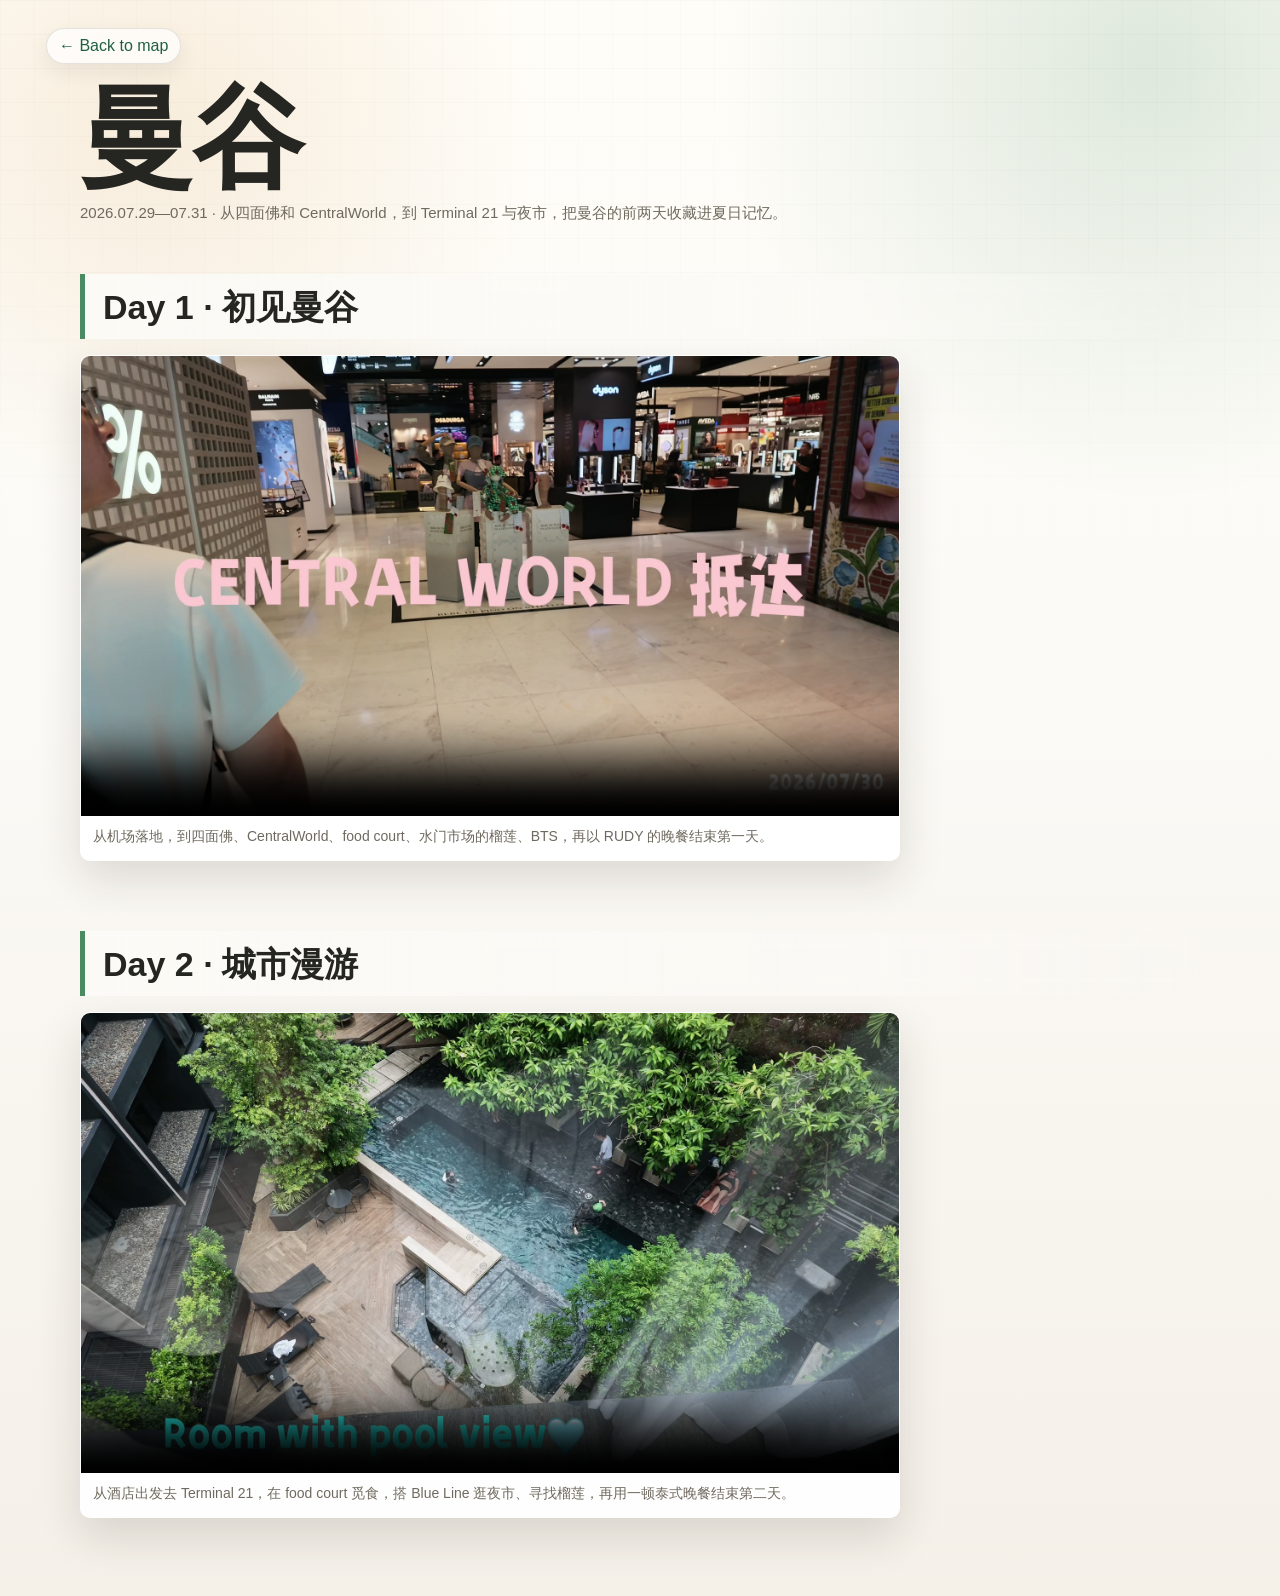
<file: cities/Bangkok/index.html>
<!DOCTYPE html>
<html lang="zh-CN">
<head>
  <meta charset="utf-8">
  <meta name="viewport" content="width=device-width, initial-scale=1">
  <title>曼谷之旅</title>
  <link rel="stylesheet" href="../../assets/site.css">
  <style>
    .journey {
      max-width: 1120px;
      margin: 0 auto;
    }

    .journey figure {
      display: block;
      max-width: 820px;
      margin-right: auto !important;
      margin-left: auto !important;
    }

    .journey video {
      cursor: default !important;
    }
  </style>
</head>
<body>
  <a href="../../index.html">← Back to map</a>
  <h1>曼谷</h1>
  <p class="summary">2026.07.29—07.31 · 从四面佛和 CentralWorld，到 Terminal 21 与夜市，把曼谷的前两天收藏进夏日记忆。</p>

  <main class="journey">
    <h2>Day 1 · 初见曼谷</h2>
    <figure>
      <video controls playsinline preload="metadata" poster="media/cover.jpg">
        <source src="media/bangkok-day-1.mp4" type="video/mp4">
        你的浏览器暂不支持视频播放。
      </video>
      <figcaption>从机场落地，到四面佛、CentralWorld、food court、水门市场的榴莲、BTS，再以 RUDY 的晚餐结束第一天。</figcaption>
    </figure>

    <h2>Day 2 · 城市漫游</h2>
    <figure>
      <video controls playsinline preload="metadata" poster="media/day-2-poster.jpg">
        <source src="media/bangkok-day-2.mp4" type="video/mp4">
        你的浏览器暂不支持视频播放。
      </video>
      <figcaption>从酒店出发去 Terminal 21，在 food court 觅食，搭 Blue Line 逛夜市、寻找榴莲，再用一顿泰式晚餐结束第二天。</figcaption>
    </figure>
  </main>

  <script src="../../assets/city.js"></script>
</body>
</html>
</file>
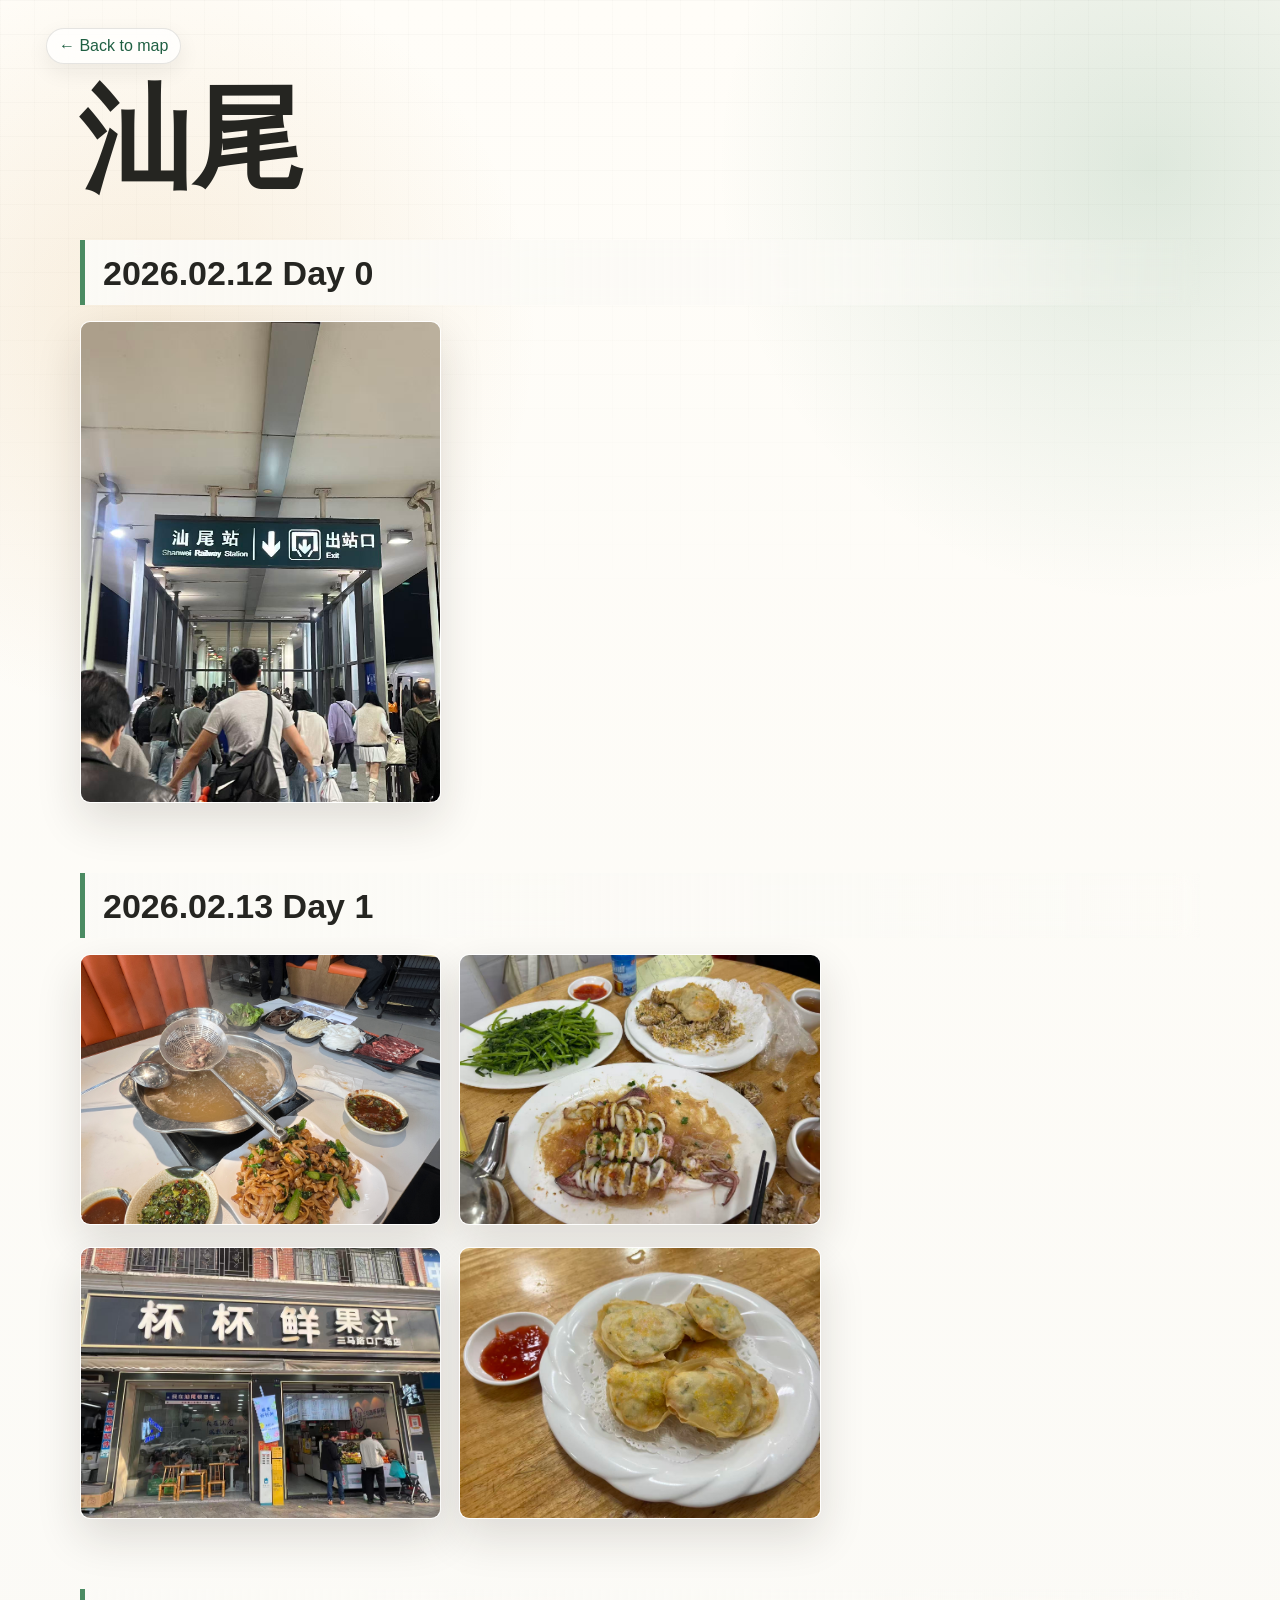
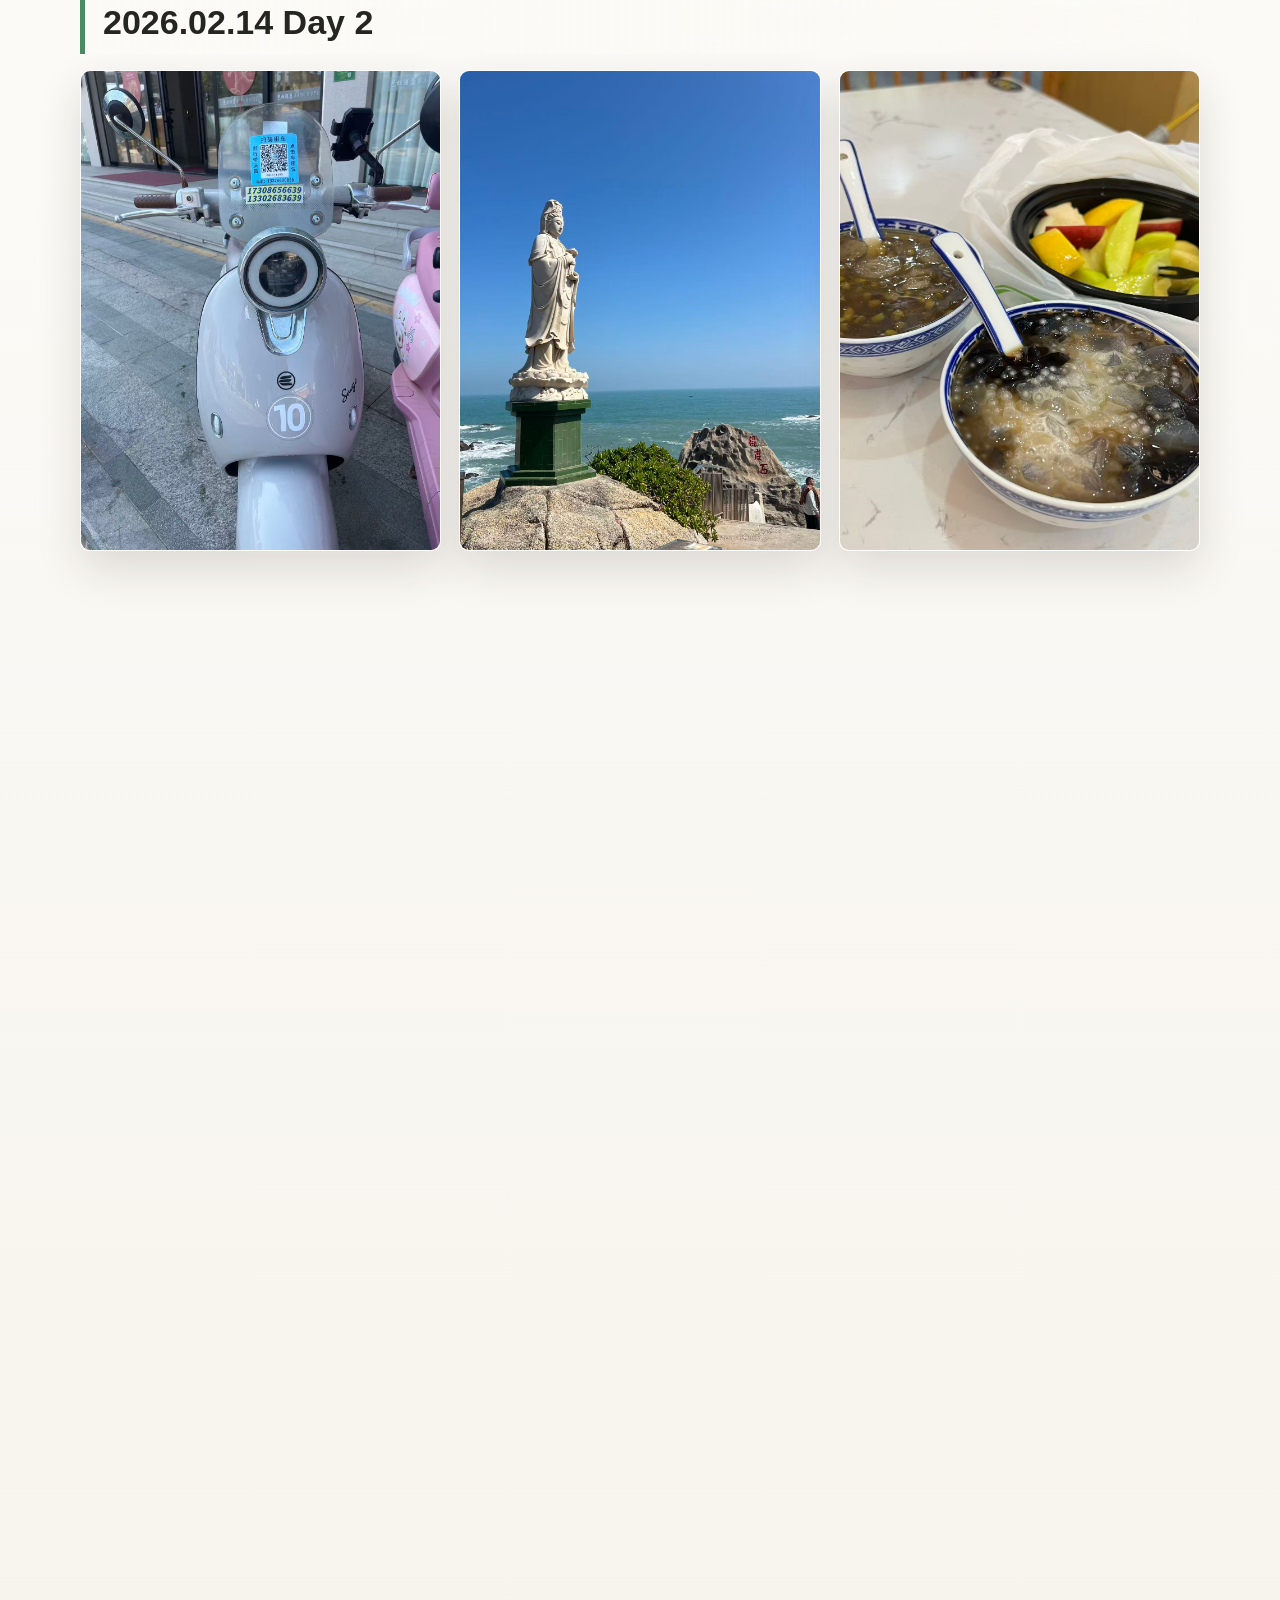
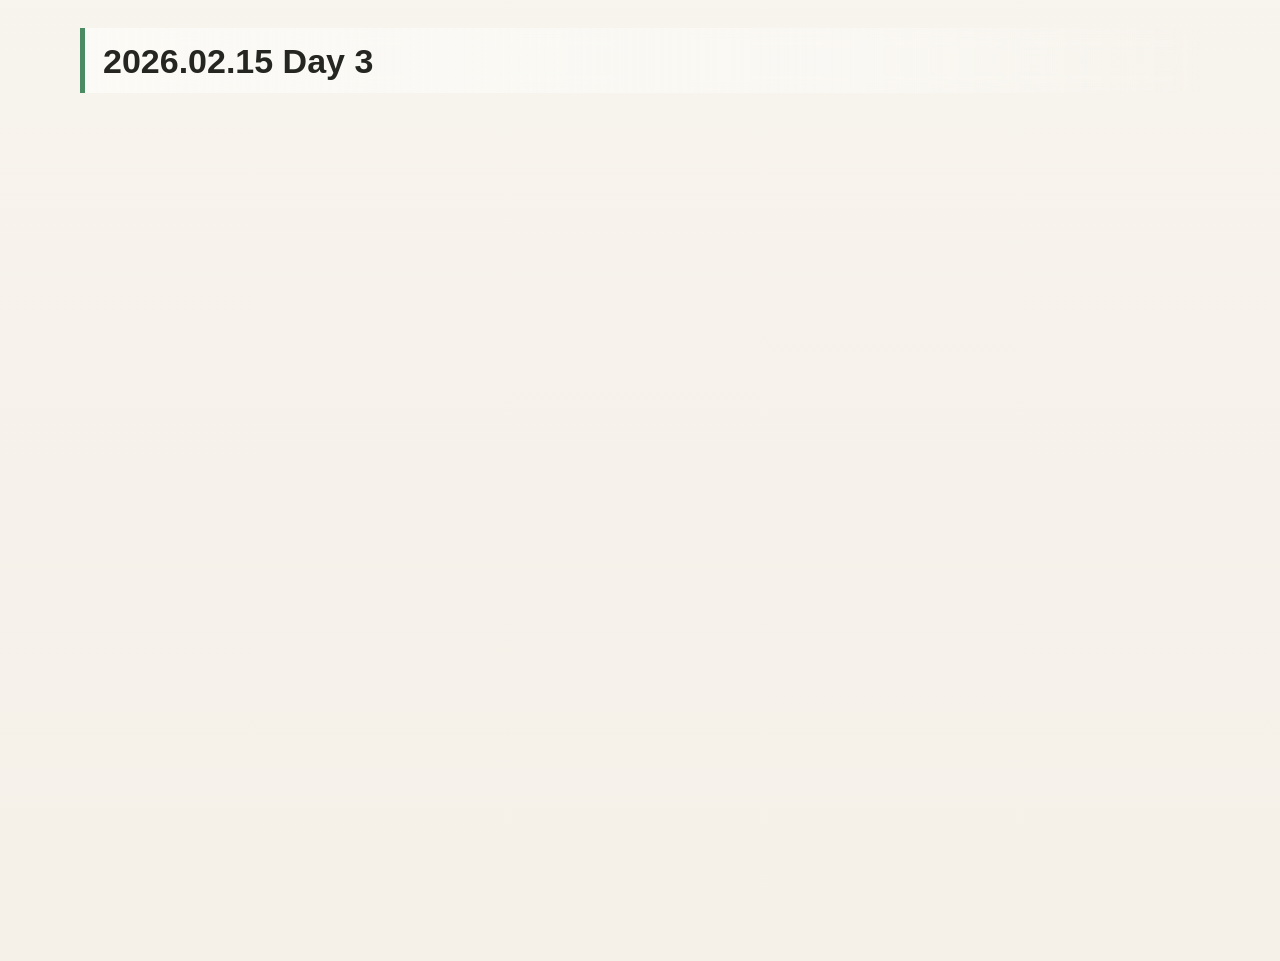
<file: cities/ShanWei/index.html>
<!DOCTYPE html>
<html>
<head>
  <meta charset="utf-8">
  <meta name="viewport" content="width=device-width, initial-scale=1">
  <title>汕尾</title>
  <link rel="stylesheet" href="../../assets/site.css">
  <style>
    body {
      font-family: Arial, sans-serif;
      margin: 20px;
    }

    h2 {
      margin-top: 40px;
      margin-bottom: 10px;
      border-left: 4px solid #4caf50;
      padding-left: 10px;
      color: #333;
    }

    .gallery {
      display: grid;
      grid-template-columns: repeat(auto-fill, minmax(260px, 1fr));
      gap: 16px;
    }

    figure {
      margin: 0;
    }

    figure img {
      width: 100%;
      border-radius: 8px;
      display: block;
    }
  </style>
</head>

<body>

<a href="../../index.html">← Back to map</a>
<h1>汕尾</h1>

<!-- Day 0 -->
<h2>2026.02.12 Day 0</h2>
<div class="gallery">
  <figure><img src="images/0.jpg"></figure>
</div>

<!-- Day 1 -->
<h2>2026.02.13 Day 1</h2>
<div class="gallery">
  <figure><img src="images/1.jpg"></figure>
  <figure><img src="images/2.jpg"></figure>
  <figure><img src="images/3.jpg"></figure>
  <figure><img src="images/3-1.jpg"></figure>
</div>

<!-- Day 2 -->
<h2>2026.02.14 Day 2</h2>
<div class="gallery">
  <figure><img src="images/4.jpg"></figure>
  <figure><img src="images/5.jpg"></figure>
  <figure><img src="images/6.jpg"></figure>
  <figure><img src="images/7.jpg"></figure>
  <figure><img src="images/8.jpg"></figure>
  <figure><img src="images/9.jpg"></figure>
  <figure><img src="images/9-1.jpg"></figure>
  <figure><img src="images/10.jpg"></figure>
  <figure><img src="images/11.jpg"></figure>
</div>

<!-- Day 3 -->
<h2>2026.02.15 Day 3</h2>
<div class="gallery">
  <figure><img src="images/12.jpg"></figure>
  <figure><img src="images/13.jpg"></figure>
  <figure><img src="images/14.jpg"></figure>
  <figure><img src="images/15.jpg"></figure>
</div>

<script src="../../assets/city.js"></script>
</body>
</html>
</file>
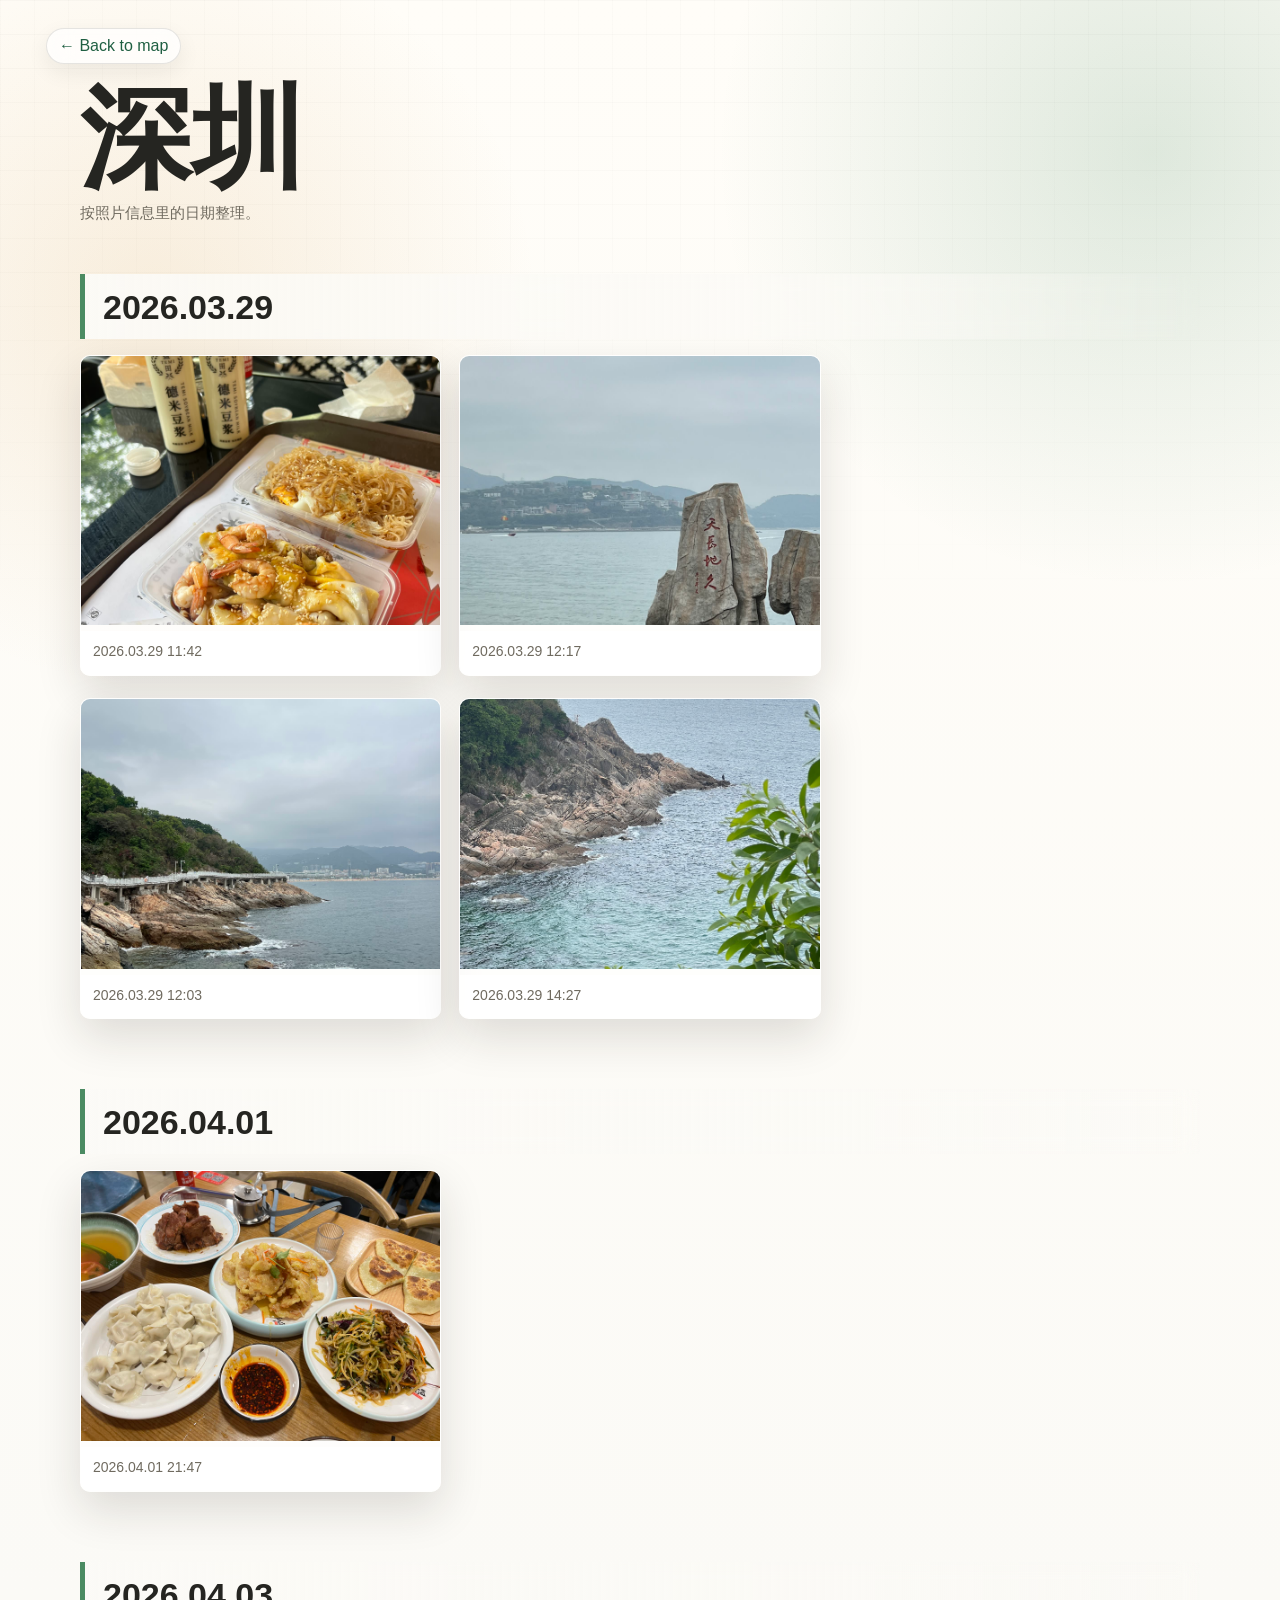
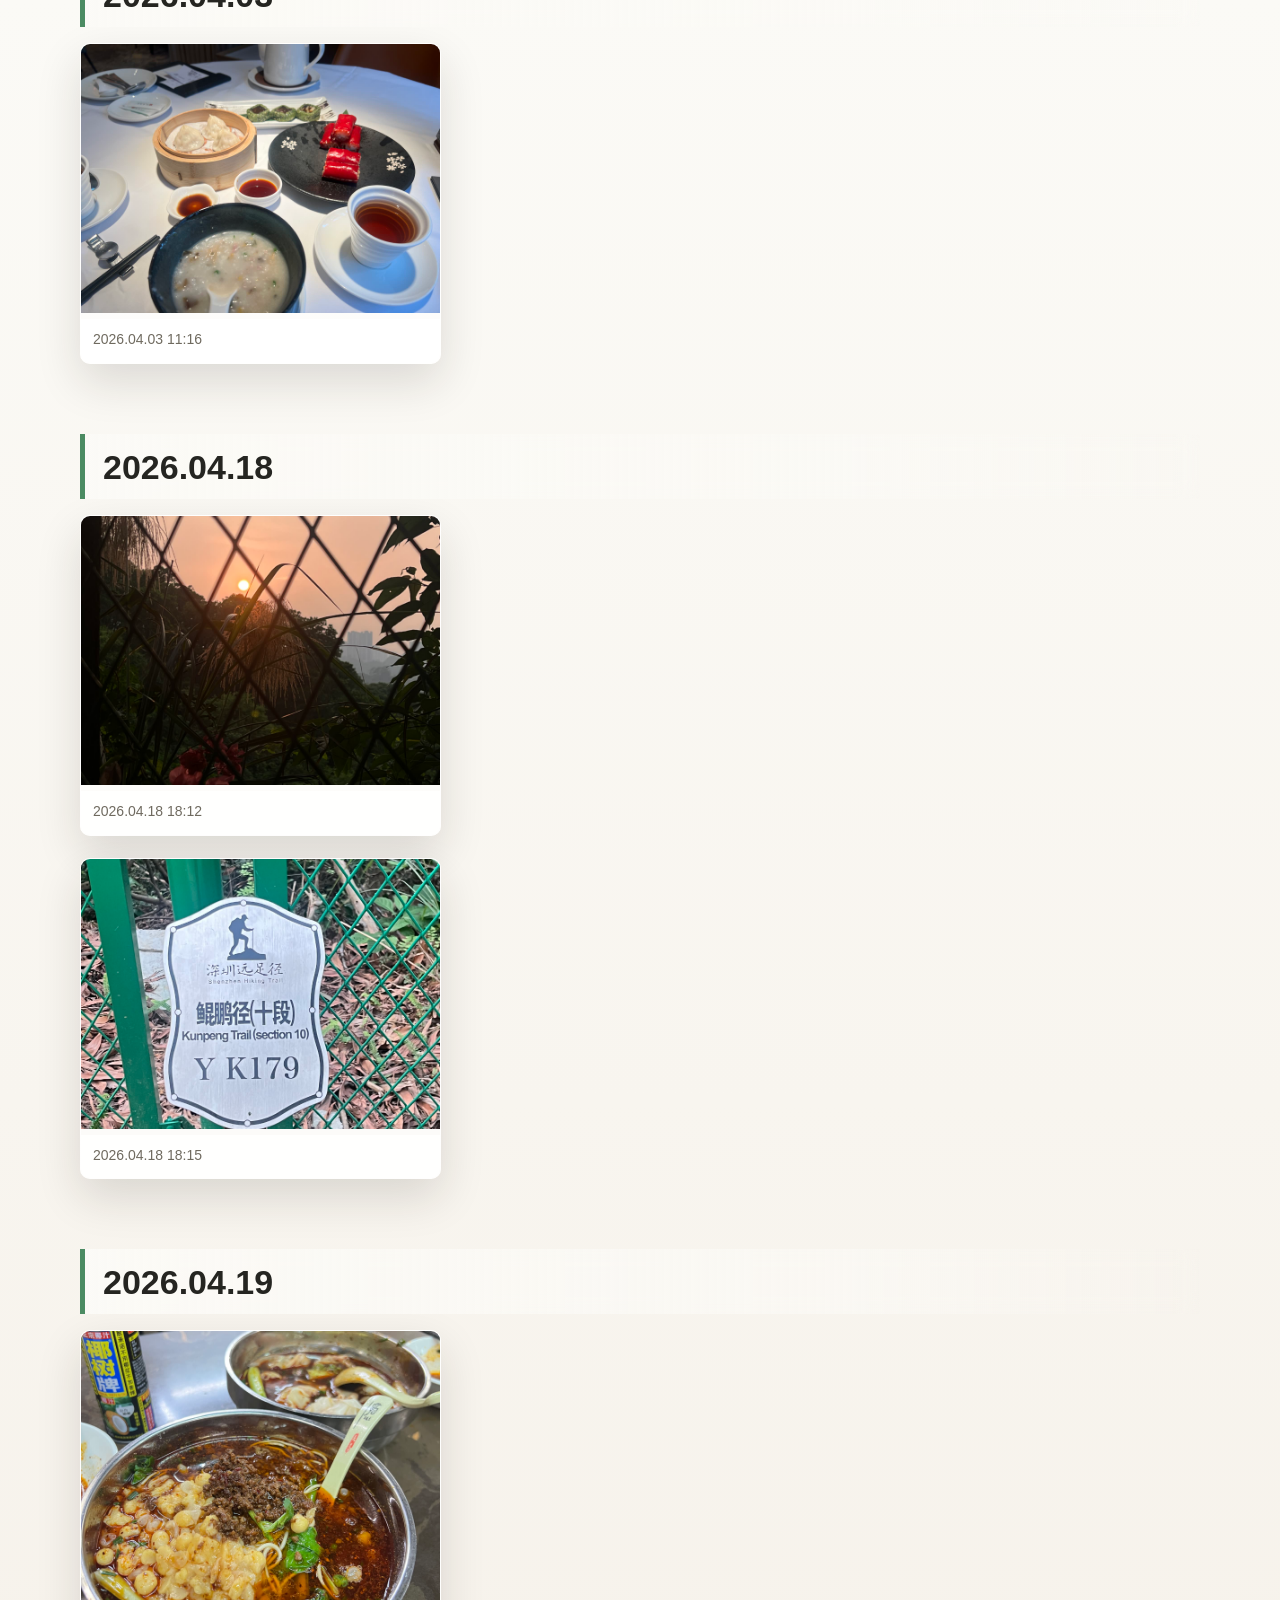
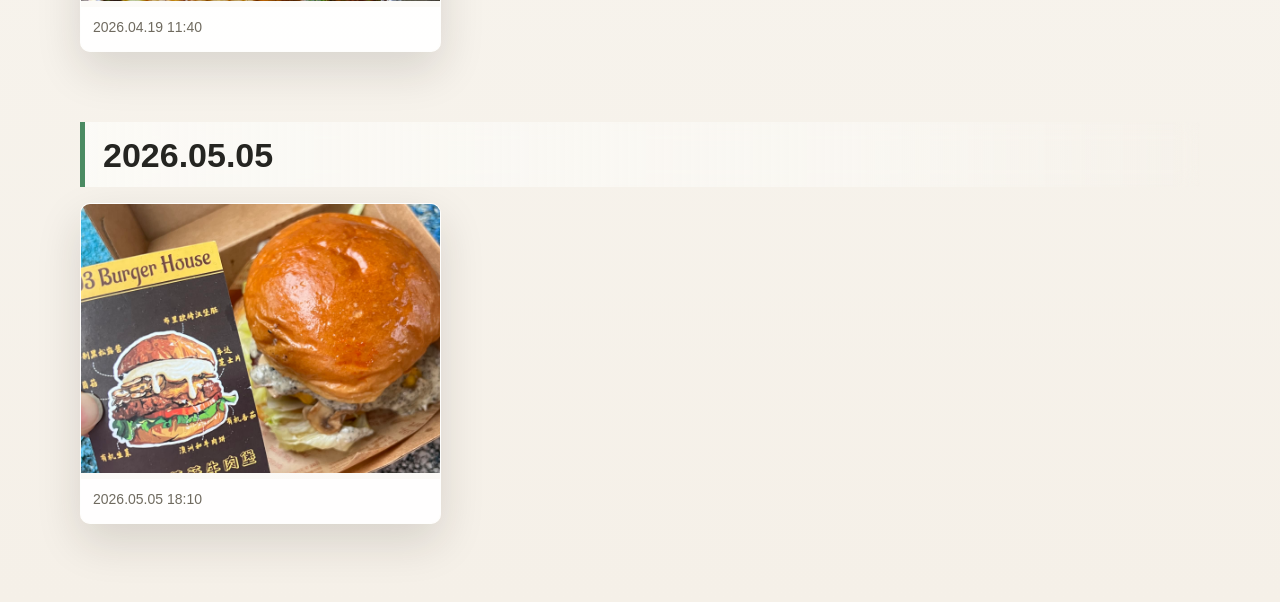
<file: cities/ShenZhen/index.html>
<!DOCTYPE html>
<html>
<head>
  <meta charset="utf-8">
  <meta name="viewport" content="width=device-width, initial-scale=1">
  <title>深圳</title>
  <link rel="stylesheet" href="../../assets/site.css">
  <style>
    body {
      font-family: Arial, sans-serif;
      margin: 20px;
      color: #333;
      background: #fbfbf8;
    }

    a {
      color: #2f7d44;
      text-decoration: none;
    }

    h1 {
      margin-bottom: 6px;
    }

    .summary {
      color: #666;
      margin-top: 0;
      margin-bottom: 28px;
      line-height: 1.5;
    }

    h2 {
      margin-top: 40px;
      margin-bottom: 10px;
      border-left: 4px solid #4caf50;
      padding-left: 10px;
      color: #333;
    }

    .gallery {
      display: grid;
      grid-template-columns: repeat(auto-fill, minmax(260px, 1fr));
      gap: 16px;
    }

    figure {
      margin: 0;
    }

    figure img {
      width: 100%;
      aspect-ratio: 4 / 3;
      object-fit: cover;
      border-radius: 8px;
      display: block;
      background: #eee;
    }

    figcaption {
      margin-top: 6px;
      font-size: 14px;
      color: #555;
      line-height: 1.4;
    }
  </style>
</head>

<body>

<a href="../../index.html">← Back to map</a>
<h1>深圳</h1>
<p class="summary">按照片信息里的日期整理。</p>

<h2>2026.03.29</h2>
<div class="gallery">
  <figure>
    <img src="images/IMG_7956.jpg" alt="深圳 2026.03.29 11:42">
    <figcaption>2026.03.29 11:42</figcaption>
  </figure>
  <figure>
    <img src="images/IMG_7960.jpg" alt="深圳 2026.03.29 12:03">
    <figcaption>2026.03.29 12:03</figcaption>
  </figure>
  <figure>
    <img src="images/IMG_7964.jpg" alt="深圳 2026.03.29 12:17">
    <figcaption>2026.03.29 12:17</figcaption>
  </figure>
  <figure>
    <img src="images/IMG_7984.jpg" alt="深圳 2026.03.29 14:27">
    <figcaption>2026.03.29 14:27</figcaption>
  </figure>
</div>

<h2>2026.04.01</h2>
<div class="gallery">
  <figure>
    <img src="images/IMG_8037.jpg" alt="深圳 2026.04.01 21:47">
    <figcaption>2026.04.01 21:47</figcaption>
  </figure>
</div>

<h2>2026.04.03</h2>
<div class="gallery">
  <figure>
    <img src="images/IMG_8041.jpg" alt="深圳 2026.04.03 11:16">
    <figcaption>2026.04.03 11:16</figcaption>
  </figure>
</div>

<h2>2026.04.18</h2>
<div class="gallery">
  <figure>
    <img src="images/IMG_8257.jpg" alt="深圳 2026.04.18 18:12">
    <figcaption>2026.04.18 18:12</figcaption>
  </figure>
  <figure>
    <img src="images/IMG_8255.jpg" alt="深圳 2026.04.18 18:15">
    <figcaption>2026.04.18 18:15</figcaption>
  </figure>
</div>

<h2>2026.04.19</h2>
<div class="gallery">
  <figure>
    <img src="images/IMG_8268.jpg" alt="深圳 2026.04.19 11:40">
    <figcaption>2026.04.19 11:40</figcaption>
  </figure>
</div>

<h2>2026.05.05</h2>
<div class="gallery">
  <figure>
    <img src="images/IMG_8470.jpg" alt="深圳 2026.05.05 18:10">
    <figcaption>2026.05.05 18:10</figcaption>
  </figure>
</div>

<script src="../../assets/city.js"></script>
</body>
</html>
</file>
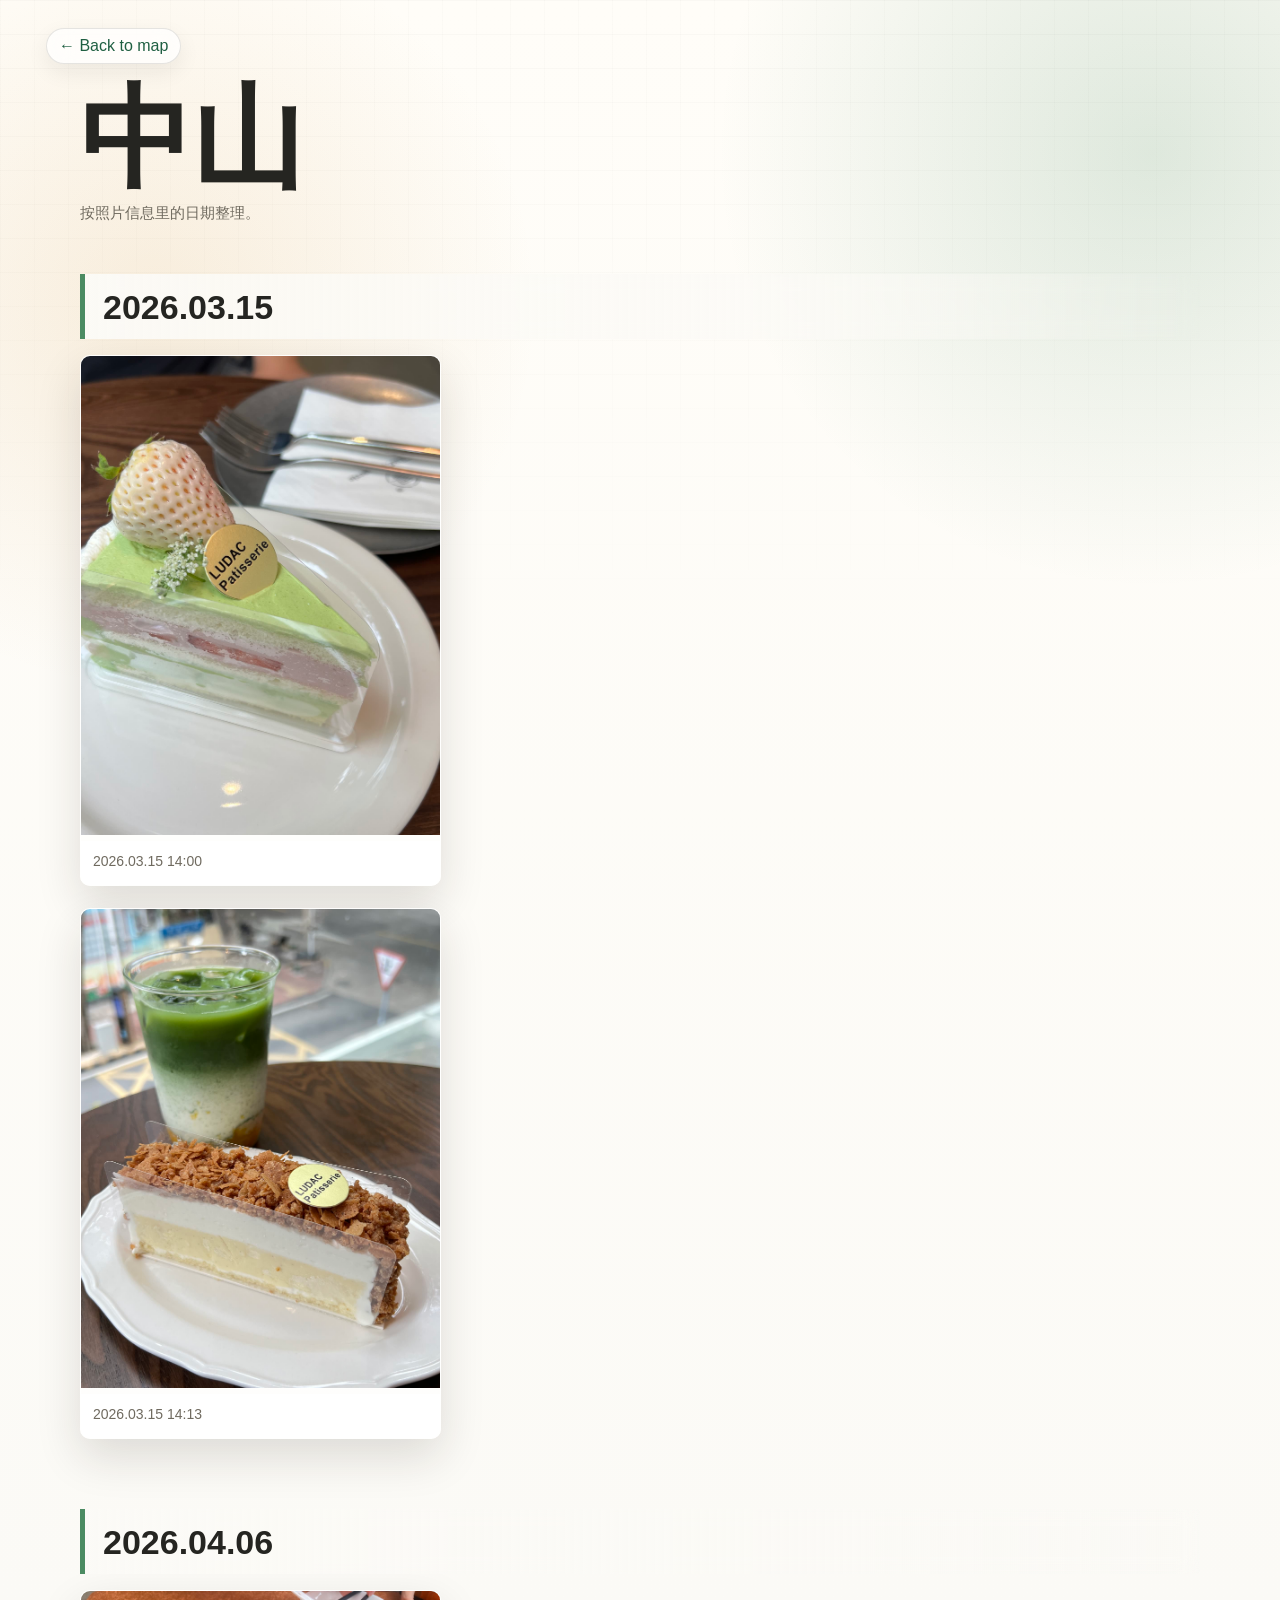
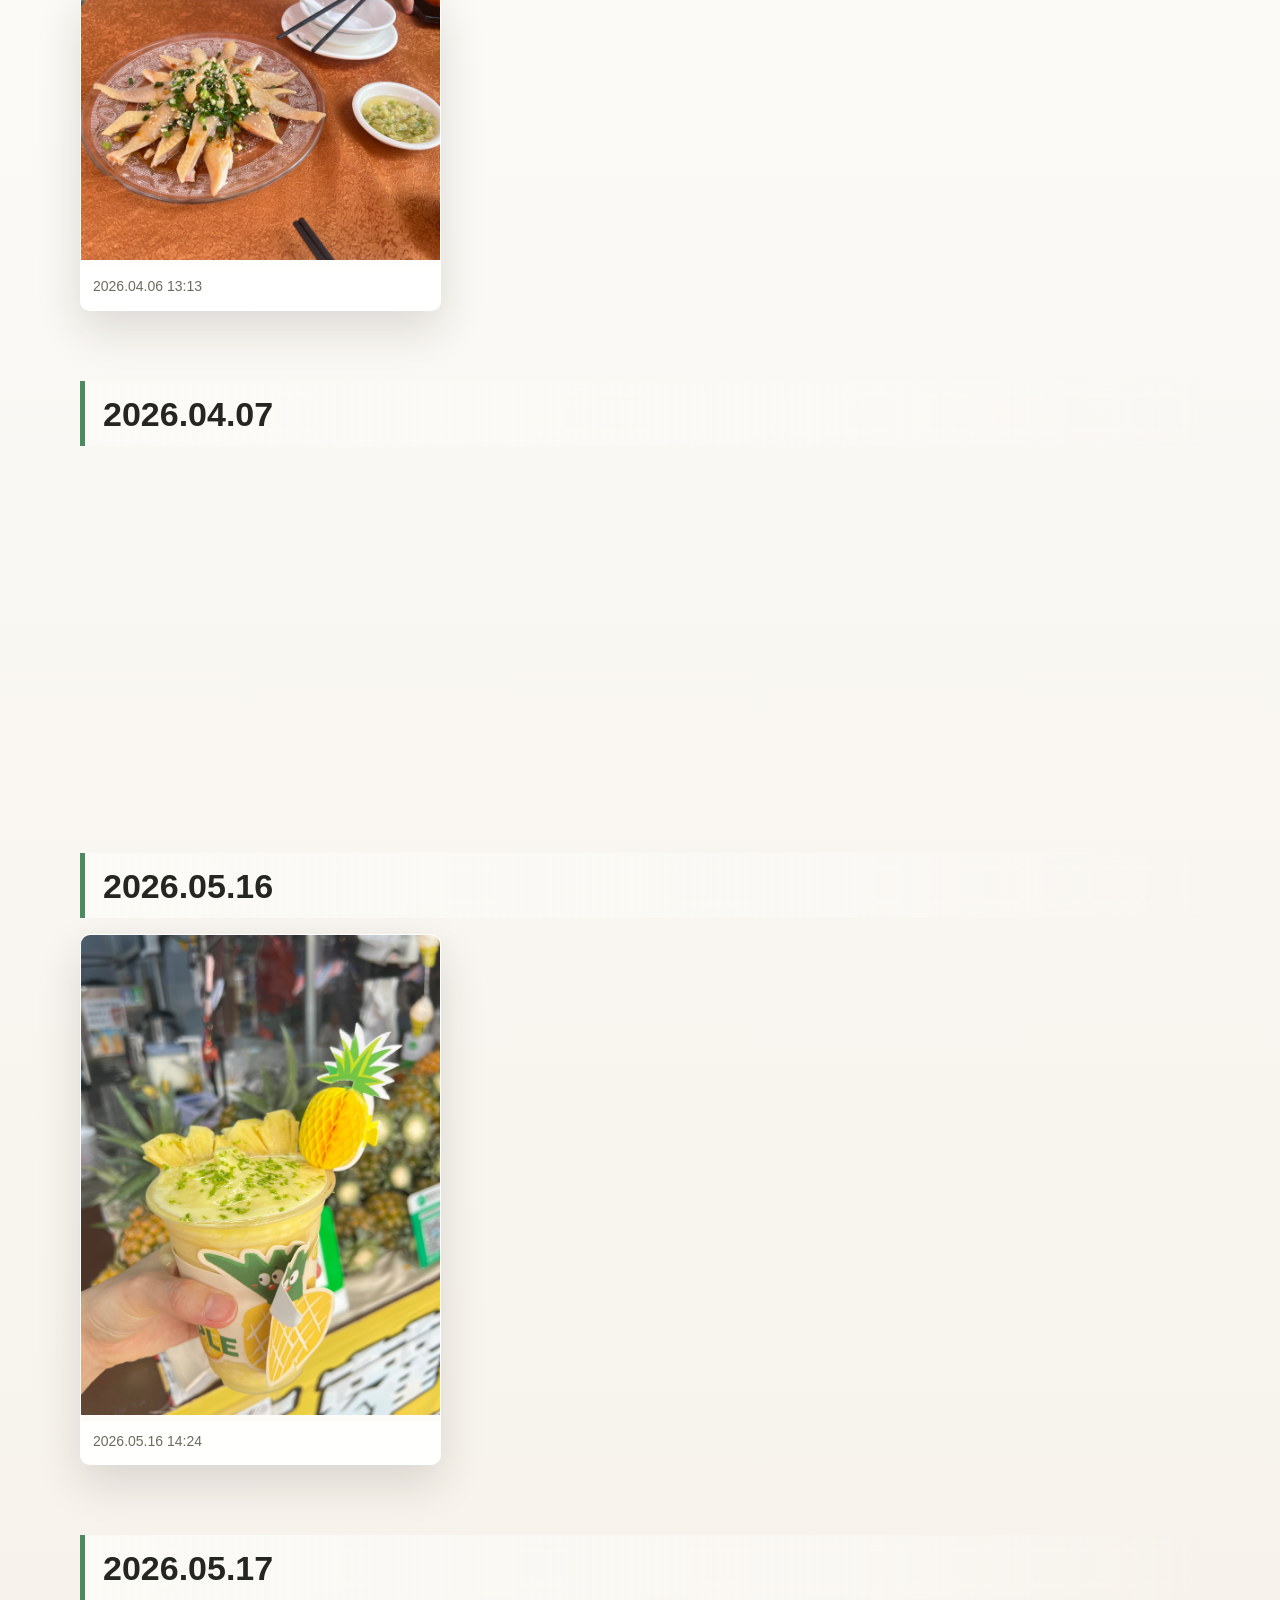
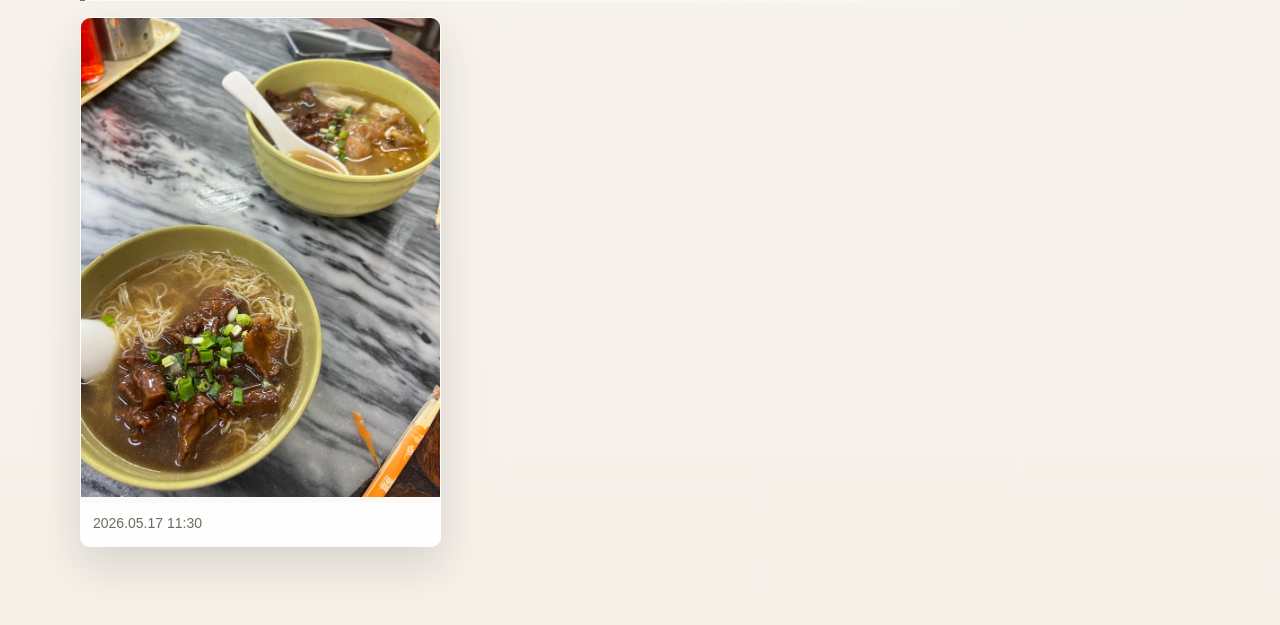
<file: cities/ZhongShan/index.html>
<!DOCTYPE html>
<html>
<head>
  <meta charset="utf-8">
  <meta name="viewport" content="width=device-width, initial-scale=1">
  <title>中山</title>
  <link rel="stylesheet" href="../../assets/site.css">
  <style>
    body {
      font-family: Arial, sans-serif;
      margin: 20px;
      color: #333;
      background: #fbfbf8;
    }

    a {
      color: #2f7d44;
      text-decoration: none;
    }

    h1 {
      margin-bottom: 6px;
    }

    .summary {
      color: #666;
      margin-top: 0;
      margin-bottom: 28px;
      line-height: 1.5;
    }

    h2 {
      margin-top: 40px;
      margin-bottom: 10px;
      border-left: 4px solid #4caf50;
      padding-left: 10px;
      color: #333;
    }

    .gallery {
      display: grid;
      grid-template-columns: repeat(auto-fill, minmax(260px, 1fr));
      gap: 16px;
      align-items: start;
    }

    figure {
      margin: 0;
    }

    figure img {
      width: 100%;
      border-radius: 8px;
      display: block;
      background: #eee;
    }

    figcaption {
      margin-top: 6px;
      font-size: 14px;
      color: #555;
      line-height: 1.4;
    }
  </style>
</head>

<body>

<a href="../../index.html">← Back to map</a>
<h1>中山</h1>
<p class="summary">按照片信息里的日期整理。</p>

<h2>2026.03.15</h2>
<div class="gallery">
  <figure>
    <img src="images/IMG_7742.jpg" alt="中山 2026.03.15 14:00">
    <figcaption>2026.03.15 14:00</figcaption>
  </figure>
  <figure>
    <img src="images/IMG_7746.jpg" alt="中山 2026.03.15 14:13">
    <figcaption>2026.03.15 14:13</figcaption>
  </figure>
</div>

<h2>2026.04.06</h2>
<div class="gallery">
  <figure>
    <img src="images/IMG_8088.jpg" alt="中山 2026.04.06 13:13">
    <figcaption>2026.04.06 13:13</figcaption>
  </figure>
</div>

<h2>2026.04.07</h2>
<div class="gallery">
  <figure>
    <img src="images/IMG_8095.jpg" alt="中山 2026.04.07 12:44">
    <figcaption>2026.04.07 12:44</figcaption>
  </figure>
</div>

<h2>2026.05.16</h2>
<div class="gallery">
  <figure>
    <img src="images/IMG_8731.jpg" alt="中山 2026.05.16 14:24">
    <figcaption>2026.05.16 14:24</figcaption>
  </figure>
</div>

<h2>2026.05.17</h2>
<div class="gallery">
  <figure>
    <img src="images/IMG_8736.jpg" alt="中山 2026.05.17 11:30">
    <figcaption>2026.05.17 11:30</figcaption>
  </figure>
</div>

<script src="../../assets/city.js"></script>
</body>
</html>
</file>
<file: assets/site.css>
:root {
  --paper: #fbfaf6;
  --paper-soft: #f1eee6;
  --ink: #252521;
  --muted: #6f6a5f;
  --line: rgba(45, 45, 38, 0.12);
  --green: #4b8b62;
  --green-deep: #1f5f42;
  --amber: #d49a48;
  --shadow: 0 18px 45px rgba(36, 30, 20, 0.14);
}

* {
  box-sizing: border-box;
}

html {
  scroll-behavior: smooth;
}

body:not(.map-home) {
  min-height: 100vh;
  margin: 0;
  padding: 28px clamp(16px, 4vw, 46px) 56px;
  color: var(--ink);
  background:
    radial-gradient(circle at 12% 8%, rgba(212, 154, 72, 0.16), transparent 30vw),
    radial-gradient(circle at 90% 4%, rgba(75, 139, 98, 0.18), transparent 34vw),
    linear-gradient(180deg, #fffdf8 0%, var(--paper) 42%, #f5f0e8 100%);
  font-family: Inter, "Helvetica Neue", Arial, "PingFang SC", "Microsoft YaHei", sans-serif;
}

body:not(.map-home)::before {
  content: "";
  position: fixed;
  inset: 0;
  pointer-events: none;
  background-image:
    linear-gradient(rgba(37, 37, 33, 0.035) 1px, transparent 1px),
    linear-gradient(90deg, rgba(37, 37, 33, 0.025) 1px, transparent 1px);
  background-size: 34px 34px;
  mask-image: linear-gradient(180deg, rgba(0, 0, 0, 0.7), transparent 72%);
}

body:not(.map-home) > a:first-child {
  position: relative;
  z-index: 1;
  display: inline-flex;
  align-items: center;
  min-height: 36px;
  margin-bottom: 22px;
  padding: 7px 12px;
  border: 1px solid var(--line);
  border-radius: 999px;
  color: var(--green-deep);
  background: rgba(255, 255, 255, 0.72);
  box-shadow: 0 8px 22px rgba(34, 30, 22, 0.07);
  text-decoration: none;
  backdrop-filter: blur(12px);
  -webkit-backdrop-filter: blur(12px);
}

body:not(.map-home) h1 {
  position: relative;
  z-index: 1;
  max-width: 1120px;
  margin: 0 auto 8px;
  font-size: clamp(42px, 10vw, 112px);
  line-height: 0.95;
  letter-spacing: 0;
  color: var(--ink);
}

body:not(.map-home) .summary,
body:not(.map-home) h1 + p {
  position: relative;
  z-index: 1;
  max-width: 1120px;
  margin: 0 auto 32px;
  color: var(--muted);
  font-size: 15px;
  line-height: 1.7;
}

body:not(.map-home) h2 {
  position: sticky;
  top: 0;
  z-index: 2;
  max-width: 1120px;
  margin: 48px auto 16px;
  padding: 14px 0 12px 18px;
  border-left: 5px solid var(--green);
  color: var(--ink);
  font-size: clamp(22px, 4vw, 34px);
  line-height: 1.15;
  letter-spacing: 0;
  background: linear-gradient(90deg, rgba(251, 250, 246, 0.96), rgba(251, 250, 246, 0.62) 70%, transparent);
  backdrop-filter: blur(10px);
  -webkit-backdrop-filter: blur(10px);
}

body:not(.map-home) .gallery,
body:not(.map-home) .gallery-photos,
body:not(.map-home) .gallery-videos {
  display: block !important;
  max-width: 1120px;
  margin: 0 auto;
  column-count: 3;
  column-gap: 18px;
}

body:not(.map-home) figure {
  position: relative;
  display: inline-block;
  width: 100%;
  margin: 0 0 18px !important;
  overflow: hidden;
  break-inside: avoid;
  border: 1px solid rgba(255, 255, 255, 0.7);
  border-radius: 10px;
  background: rgba(255, 255, 255, 0.62);
  box-shadow: var(--shadow);
  transform: translateY(12px);
  opacity: 0;
  transition: opacity 0.55s ease, transform 0.55s ease, box-shadow 0.22s ease;
}

body:not(.map-home) figure.is-visible {
  transform: translateY(0);
  opacity: 1;
}

body:not(.map-home) figure:hover {
  box-shadow: 0 24px 58px rgba(36, 30, 20, 0.2);
}

body:not(.map-home) figure img,
body:not(.map-home) figure video {
  width: 100%;
  height: auto;
  display: block;
  border-radius: 0 !important;
  cursor: zoom-in;
  background: #ece8df;
}

body:not(.map-home) figure img {
  transition: transform 0.35s ease, filter 0.35s ease;
}

body:not(.map-home) figure:hover img {
  transform: scale(1.025);
  filter: saturate(1.05) contrast(1.03);
}

body:not(.map-home) figcaption {
  padding: 10px 12px 12px;
  color: var(--muted);
  font-size: 14px;
  line-height: 1.55;
  background: rgba(255, 255, 255, 0.82);
}

.lightbox {
  position: fixed;
  inset: 0;
  z-index: 5000;
  display: none;
  align-items: center;
  justify-content: center;
  padding: 28px;
  background: rgba(21, 20, 17, 0.86);
  backdrop-filter: blur(18px);
  -webkit-backdrop-filter: blur(18px);
}

.lightbox.is-open {
  display: flex;
}

.lightbox img {
  max-width: min(94vw, 1300px);
  max-height: 86vh;
  border-radius: 10px;
  box-shadow: 0 24px 80px rgba(0, 0, 0, 0.42);
}

.lightbox__caption {
  position: fixed;
  left: 50%;
  bottom: 22px;
  max-width: min(720px, calc(100vw - 36px));
  transform: translateX(-50%);
  color: rgba(255, 255, 255, 0.86);
  font-size: 14px;
  line-height: 1.5;
  text-align: center;
}

.lightbox__button {
  position: fixed;
  top: 18px;
  right: 18px;
  width: 42px;
  height: 42px;
  border: 1px solid rgba(255, 255, 255, 0.26);
  border-radius: 999px;
  color: #fff;
  background: rgba(255, 255, 255, 0.12);
  font-size: 28px;
  line-height: 1;
  cursor: pointer;
}

@media (max-width: 900px) {
  body:not(.map-home) .gallery,
  body:not(.map-home) .gallery-photos,
  body:not(.map-home) .gallery-videos {
    column-count: 2;
  }
}

@media (max-width: 620px) {
  body:not(.map-home) {
    padding: 18px 14px 40px;
  }

  body:not(.map-home) h1 {
    font-size: clamp(42px, 18vw, 72px);
  }

  body:not(.map-home) h2 {
    margin-top: 34px;
  }

  body:not(.map-home) .gallery,
  body:not(.map-home) .gallery-photos,
  body:not(.map-home) .gallery-videos {
    column-count: 1;
  }

  .lightbox {
    padding: 14px;
  }
}
</file>
